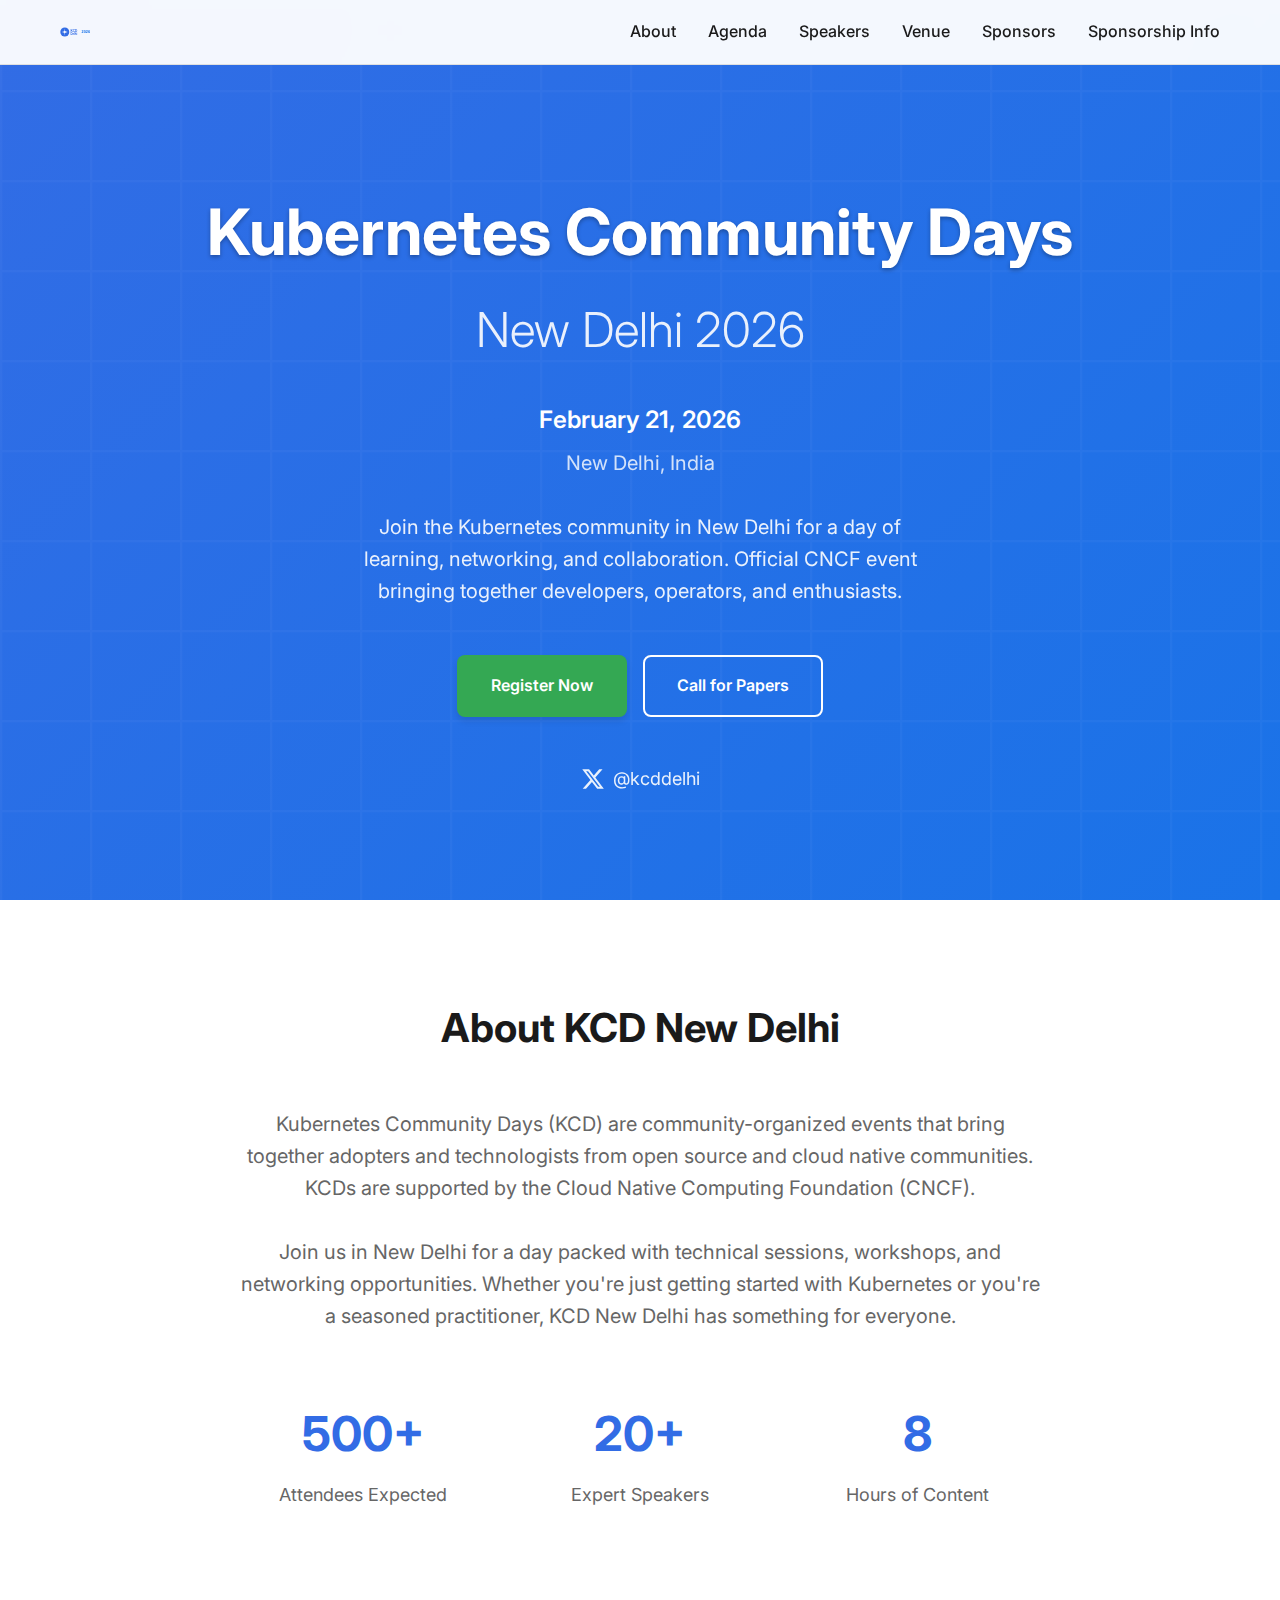
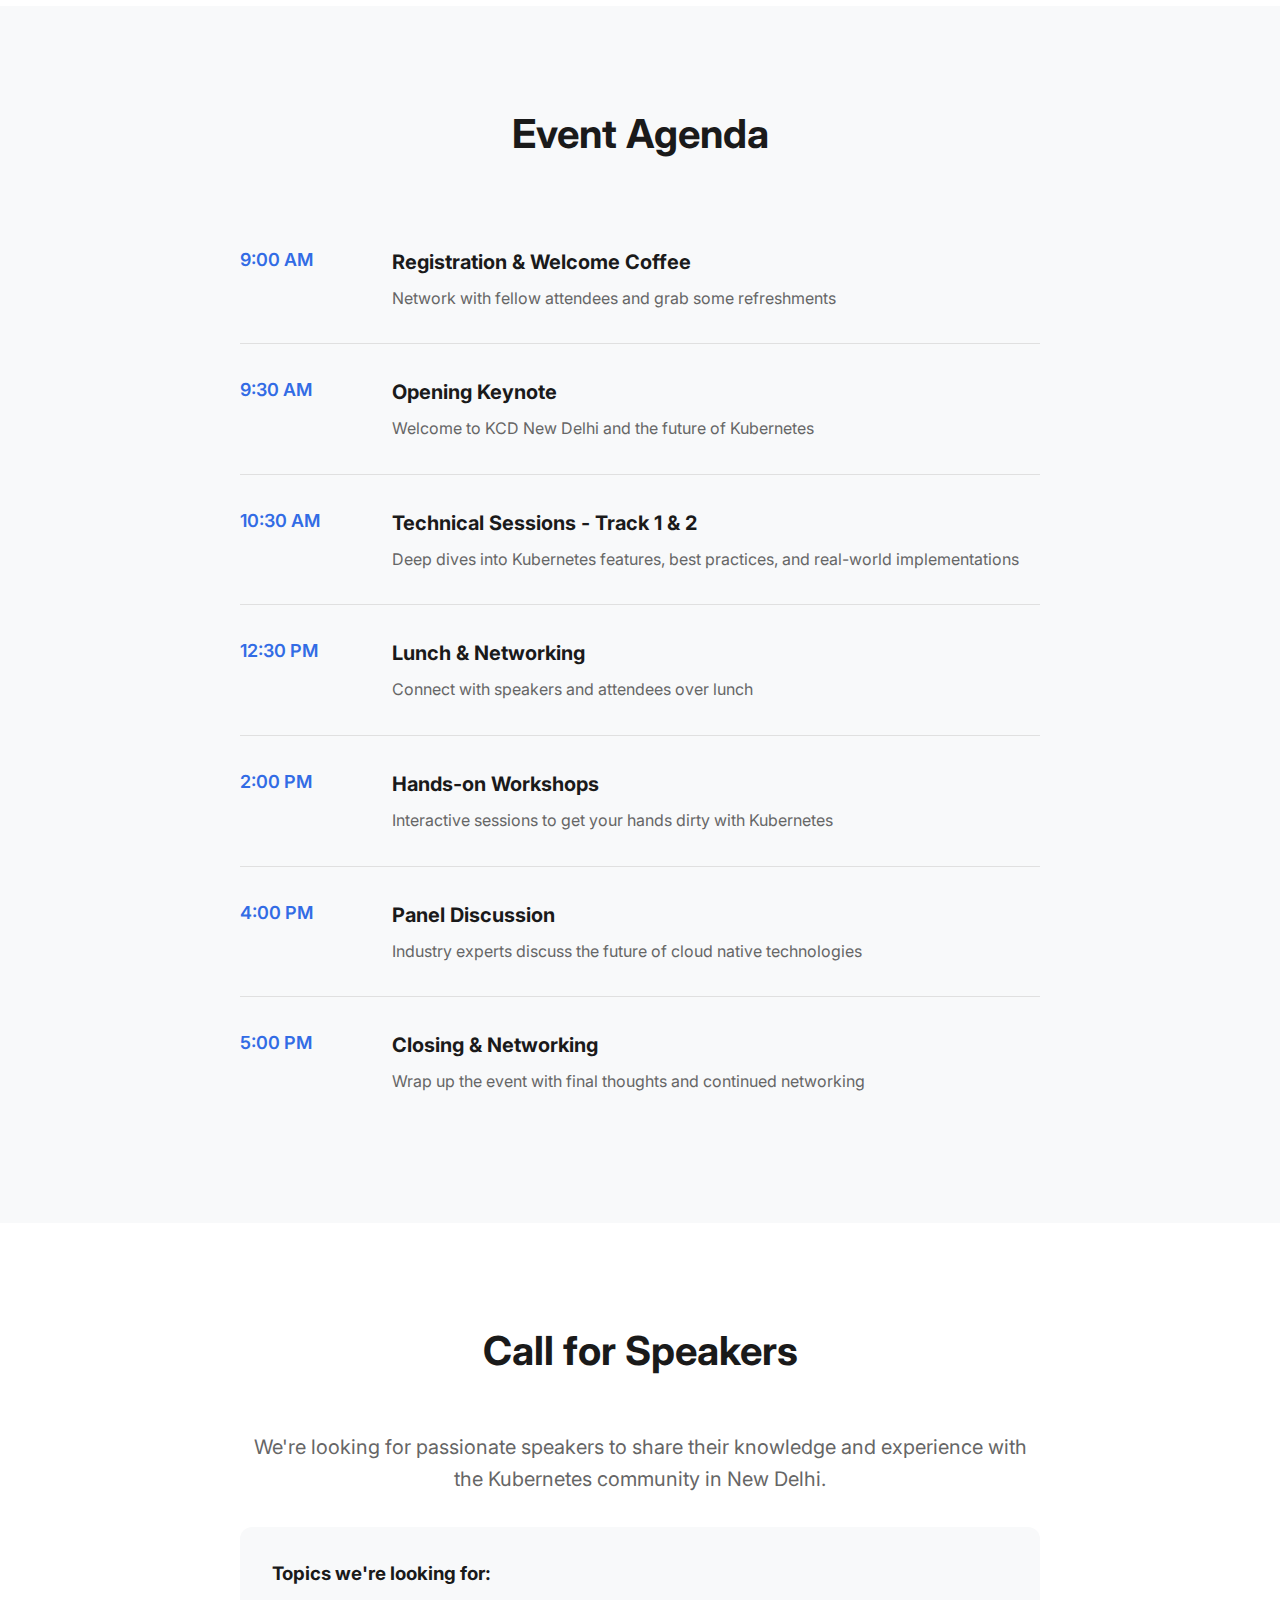
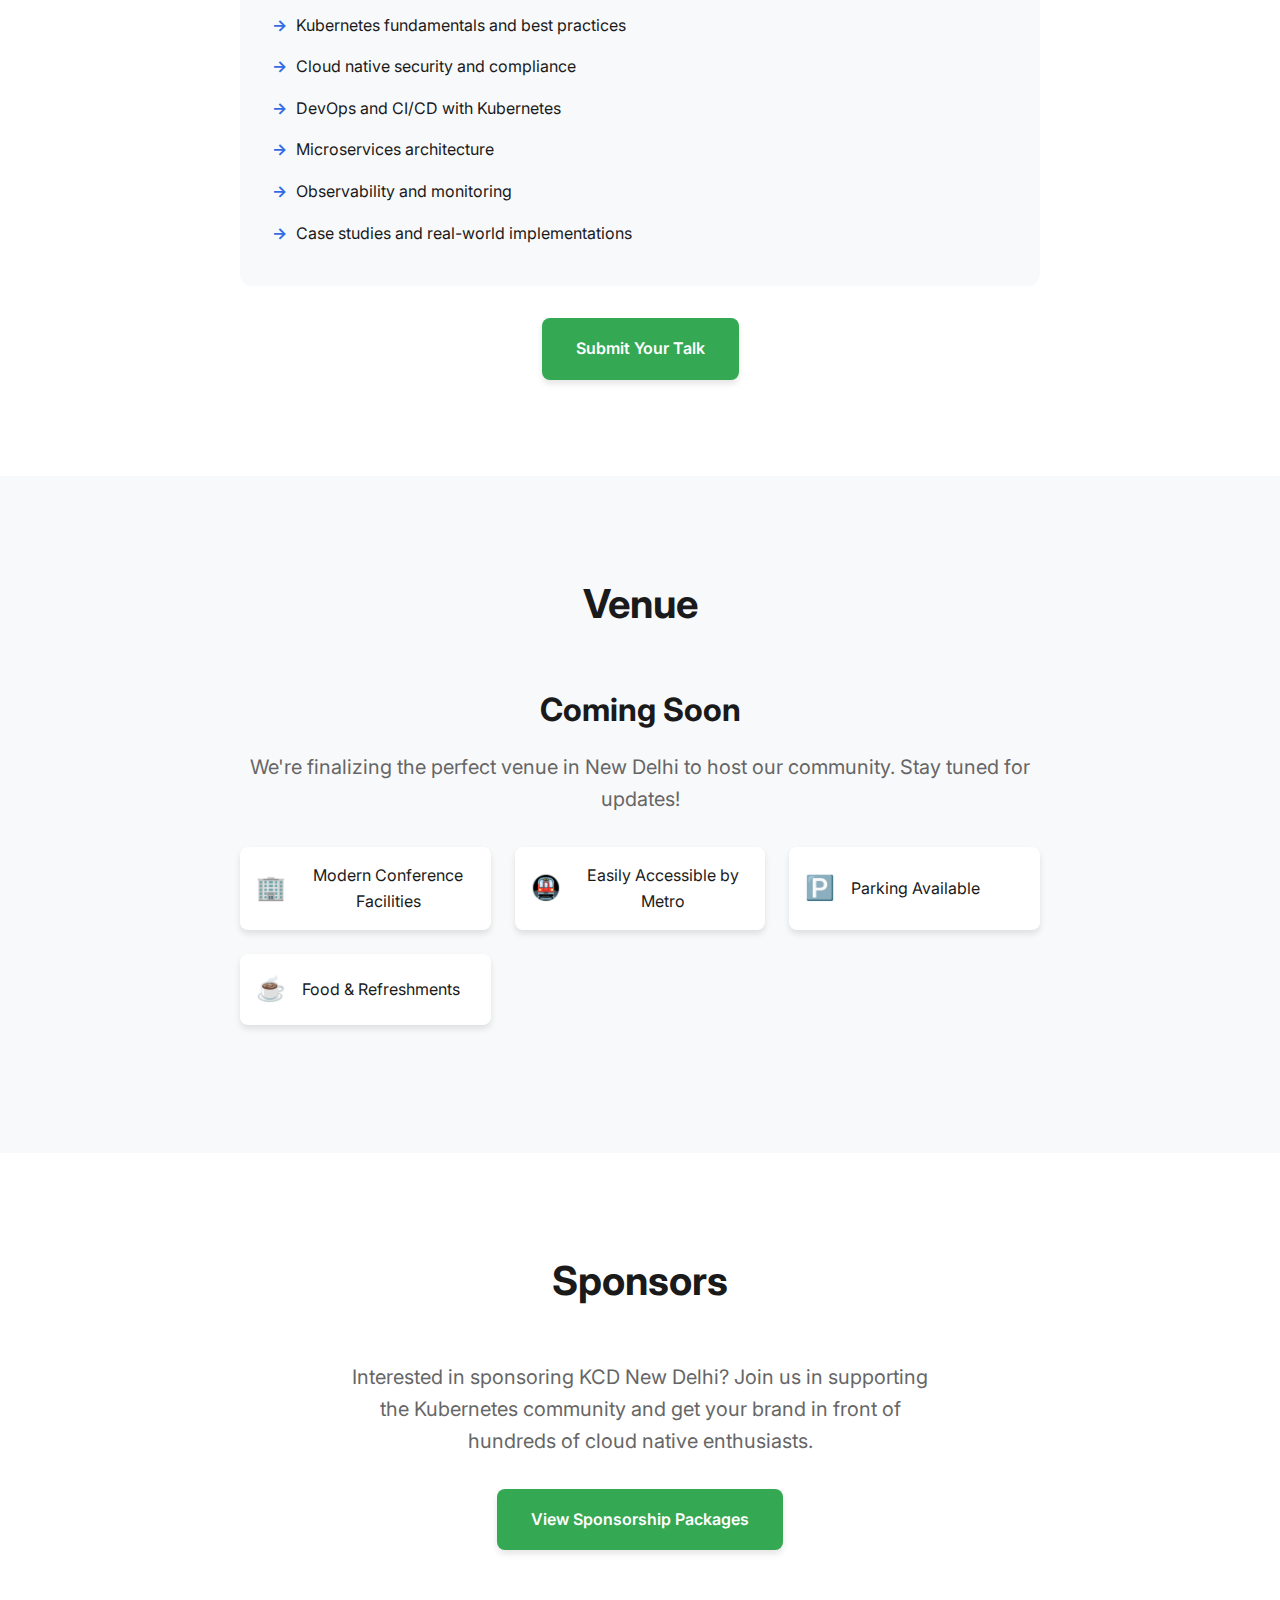
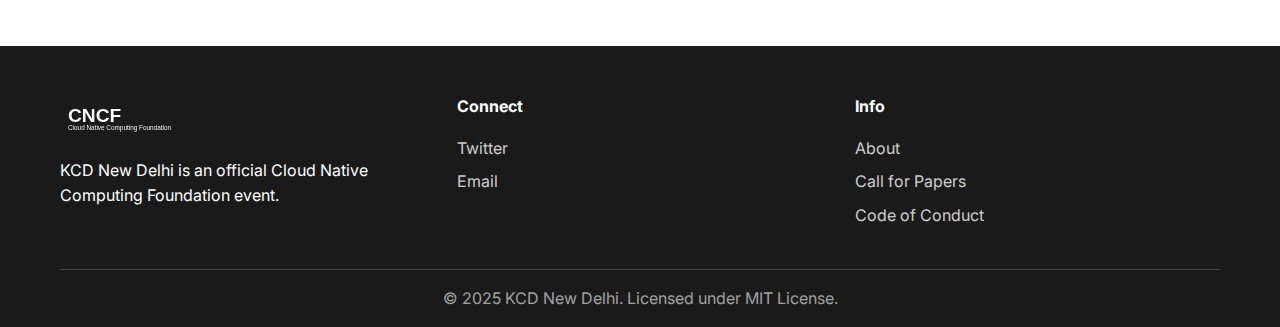
<file: index.html>
<!DOCTYPE html>
<html lang="en">
<head>
    <meta charset="UTF-8">
    <meta name="viewport" content="width=device-width, initial-scale=1.0">
    <title>KCD New Delhi 2026 - Kubernetes Community Days</title>
    <meta name="description" content="Join us for Kubernetes Community Days New Delhi on February 21, 2026. Official CNCF event bringing together the Kubernetes community.">
    <link rel="stylesheet" href="styles.css">
    <link rel="preconnect" href="https://fonts.googleapis.com">
    <link rel="preconnect" href="https://fonts.gstatic.com" crossorigin>
    <link href="https://fonts.googleapis.com/css2?family=Inter:wght@300;400;500;600;700&display=swap" rel="stylesheet">
    <script src="script.js" defer></script>
</head>
<body>
    <header class="hero">
        <nav class="nav">
            <div class="nav-container">
                <div class="nav-logo">
                    <img src="assets/kcd-delhi-logo.svg" alt="KCD Delhi 2026" class="k8s-logo">
                </div>
                <div class="nav-links">
                    <a href="#about">About</a>
                    <a href="#agenda">Agenda</a>
                    <a href="#speakers">Speakers</a>
                    <a href="#venue">Venue</a>
                    <a href="#sponsors">Sponsors</a>
                    <a href="sponsorship.html">Sponsorship Info</a>
                </div>
            </div>
        </nav>
        
        <div class="hero-content">
            <div class="hero-container">
                <h1 class="hero-title">Kubernetes Community Days</h1>
                <h2 class="hero-subtitle">New Delhi 2026</h2>
                <div class="hero-date">
                    <span class="date-text">February 21, 2026</span>
                    <span class="location-text">New Delhi, India</span>
                </div>
                <p class="hero-description">
                    Join the Kubernetes community in New Delhi for a day of learning, networking, and collaboration. 
                    Official CNCF event bringing together developers, operators, and enthusiasts.
                </p>
                <div class="hero-actions">
                    <a href="#register" class="btn btn-primary">Register Now</a>
                    <a href="https://sessionize.com/kcd-new-delhi" class="btn btn-secondary">Call for Papers</a>
                </div>
                <div class="hero-social">
                    <a href="https://x.com/kcddelhi" target="_blank" class="social-link">
                        <svg class="social-icon" viewBox="0 0 24 24" fill="currentColor">
                            <path d="M18.244 2.25h3.308l-7.227 8.26 8.502 11.24H16.17l-5.214-6.817L4.99 21.75H1.68l7.73-8.835L1.254 2.25H8.08l4.713 6.231zm-1.161 17.52h1.833L7.084 4.126H5.117z"/>
                        </svg>
                        @kcddelhi
                    </a>
                </div>
            </div>
        </div>
    </header>

    <section id="about" class="section">
        <div class="container">
            <h2 class="section-title">About KCD New Delhi</h2>
            <div class="about-content">
                <p>
                    Kubernetes Community Days (KCD) are community-organized events that bring together 
                    adopters and technologists from open source and cloud native communities. KCDs are 
                    supported by the Cloud Native Computing Foundation (CNCF).
                </p>
                <p>
                    Join us in New Delhi for a day packed with technical sessions, workshops, and 
                    networking opportunities. Whether you're just getting started with Kubernetes or 
                    you're a seasoned practitioner, KCD New Delhi has something for everyone.
                </p>
                <div class="stats">
                    <div class="stat">
                        <span class="stat-number">500+</span>
                        <span class="stat-label">Attendees Expected</span>
                    </div>
                    <div class="stat">
                        <span class="stat-number">20+</span>
                        <span class="stat-label">Expert Speakers</span>
                    </div>
                    <div class="stat">
                        <span class="stat-number">8</span>
                        <span class="stat-label">Hours of Content</span>
                    </div>
                </div>
            </div>
        </div>
    </section>

    <section id="agenda" class="section section-alt">
        <div class="container">
            <h2 class="section-title">Event Agenda</h2>
            <div class="agenda-container">
                <div class="agenda-item">
                    <div class="time">9:00 AM</div>
                    <div class="content">
                        <h3>Registration & Welcome Coffee</h3>
                        <p>Network with fellow attendees and grab some refreshments</p>
                    </div>
                </div>
                <div class="agenda-item">
                    <div class="time">9:30 AM</div>
                    <div class="content">
                        <h3>Opening Keynote</h3>
                        <p>Welcome to KCD New Delhi and the future of Kubernetes</p>
                    </div>
                </div>
                <div class="agenda-item">
                    <div class="time">10:30 AM</div>
                    <div class="content">
                        <h3>Technical Sessions - Track 1 & 2</h3>
                        <p>Deep dives into Kubernetes features, best practices, and real-world implementations</p>
                    </div>
                </div>
                <div class="agenda-item">
                    <div class="time">12:30 PM</div>
                    <div class="content">
                        <h3>Lunch & Networking</h3>
                        <p>Connect with speakers and attendees over lunch</p>
                    </div>
                </div>
                <div class="agenda-item">
                    <div class="time">2:00 PM</div>
                    <div class="content">
                        <h3>Hands-on Workshops</h3>
                        <p>Interactive sessions to get your hands dirty with Kubernetes</p>
                    </div>
                </div>
                <div class="agenda-item">
                    <div class="time">4:00 PM</div>
                    <div class="content">
                        <h3>Panel Discussion</h3>
                        <p>Industry experts discuss the future of cloud native technologies</p>
                    </div>
                </div>
                <div class="agenda-item">
                    <div class="time">5:00 PM</div>
                    <div class="content">
                        <h3>Closing & Networking</h3>
                        <p>Wrap up the event with final thoughts and continued networking</p>
                    </div>
                </div>
            </div>
        </div>
    </section>

    <section id="speakers" class="section">
        <div class="container">
            <h2 class="section-title">Call for Speakers</h2>
            <div class="cfp-content">
                <p>We're looking for passionate speakers to share their knowledge and experience with the Kubernetes community in New Delhi.</p>
                <div class="cfp-topics">
                    <h3>Topics we're looking for:</h3>
                    <ul>
                        <li>Kubernetes fundamentals and best practices</li>
                        <li>Cloud native security and compliance</li>
                        <li>DevOps and CI/CD with Kubernetes</li>
                        <li>Microservices architecture</li>
                        <li>Observability and monitoring</li>
                        <li>Case studies and real-world implementations</li>
                    </ul>
                </div>
                <a href="https://sessionize.com/kcd-new-delhi" class="btn btn-primary">Submit Your Talk</a>
            </div>
        </div>
    </section>

    <section id="venue" class="section section-alt">
        <div class="container">
            <h2 class="section-title">Venue</h2>
            <div class="venue-content">
                <div class="venue-info">
                    <h3>Coming Soon</h3>
                    <p>We're finalizing the perfect venue in New Delhi to host our community. Stay tuned for updates!</p>
                    <div class="venue-features">
                        <div class="feature">
                            <span class="feature-icon">🏢</span>
                            <span>Modern Conference Facilities</span>
                        </div>
                        <div class="feature">
                            <span class="feature-icon">🚇</span>
                            <span>Easily Accessible by Metro</span>
                        </div>
                        <div class="feature">
                            <span class="feature-icon">🅿️</span>
                            <span>Parking Available</span>
                        </div>
                        <div class="feature">
                            <span class="feature-icon">☕</span>
                            <span>Food & Refreshments</span>
                        </div>
                    </div>
                </div>
            </div>
        </div>
    </section>

    <section id="sponsors" class="section">
        <div class="container">
            <h2 class="section-title">Sponsors</h2>
            <div class="sponsor-content">
                <p>Interested in sponsoring KCD New Delhi? Join us in supporting the Kubernetes community and get your brand in front of hundreds of cloud native enthusiasts.</p>
                <a href="sponsorship.html" class="btn btn-primary">View Sponsorship Packages</a>
            </div>
        </div>
    </section>

    <footer class="footer">
        <div class="container">
            <div class="footer-content">
                <div class="footer-section">
                    <img src="assets/cncf-logo.svg" alt="CNCF" class="footer-logo">
                    <p>KCD New Delhi is an official Cloud Native Computing Foundation event.</p>
                </div>
                <div class="footer-section">
                    <h4>Connect</h4>
                    <a href="https://x.com/kcddelhi" target="_blank" class="footer-link">Twitter</a>
                    <a href="mailto:info@kcddelhi.com" class="footer-link">Email</a>
                </div>
                <div class="footer-section">
                    <h4>Info</h4>
                    <a href="#about" class="footer-link">About</a>
                    <a href="https://sessionize.com/kcd-new-delhi" class="footer-link">Call for Papers</a>
                    <a href="code-of-conduct.html" class="footer-link">Code of Conduct</a>
                </div>
            </div>
            <div class="footer-bottom">
                <p>&copy; 2025 KCD New Delhi. Licensed under MIT License.</p>
            </div>
        </div>
    </footer>
</body>
</html>
</file>
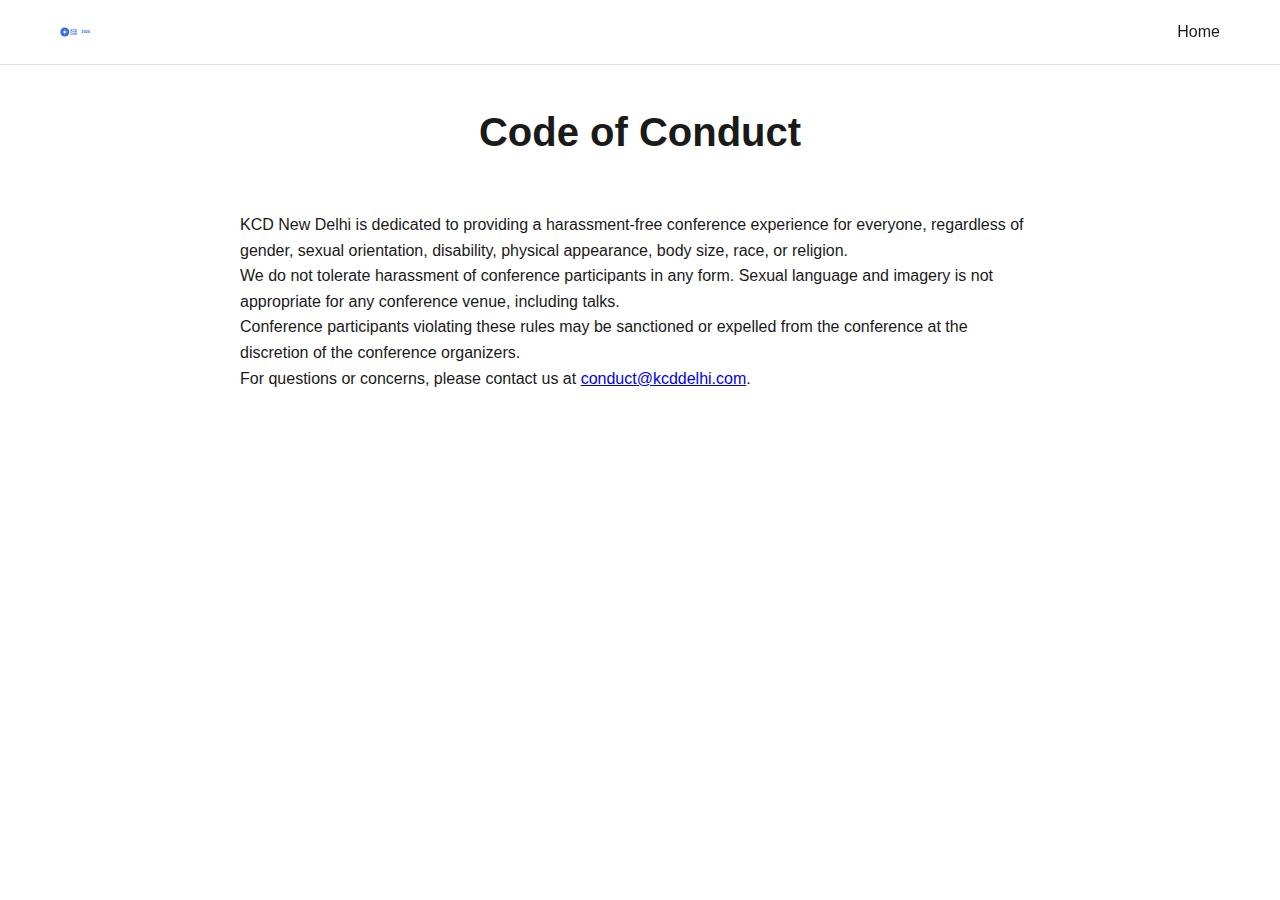
<file: code-of-conduct.html>
<!DOCTYPE html>
<html lang="en">
<head>
    <meta charset="UTF-8">
    <meta name="viewport" content="width=device-width, initial-scale=1.0">
    <title>Code of Conduct - KCD New Delhi 2026</title>
    <link rel="stylesheet" href="styles.css">
</head>
<body>
    <nav class="nav">
        <div class="nav-container">
            <div class="nav-logo">
                <img src="assets/kcd-delhi-logo.svg" alt="KCD Delhi 2026" class="k8s-logo">
            </div>
            <div class="nav-links">
                <a href="index.html">Home</a>
            </div>
        </div>
    </nav>

    <div style="padding-top: 100px;">
        <div class="container">
            <h1 class="section-title">Code of Conduct</h1>
            <div style="max-width: 800px; margin: 0 auto;">
                <p>KCD New Delhi is dedicated to providing a harassment-free conference experience for everyone, regardless of gender, sexual orientation, disability, physical appearance, body size, race, or religion.</p>
                
                <p>We do not tolerate harassment of conference participants in any form. Sexual language and imagery is not appropriate for any conference venue, including talks.</p>
                
                <p>Conference participants violating these rules may be sanctioned or expelled from the conference at the discretion of the conference organizers.</p>
                
                <p>For questions or concerns, please contact us at <a href="mailto:conduct@kcddelhi.com">conduct@kcddelhi.com</a>.</p>
            </div>
        </div>
    </div>
</body>
</html>
</file>
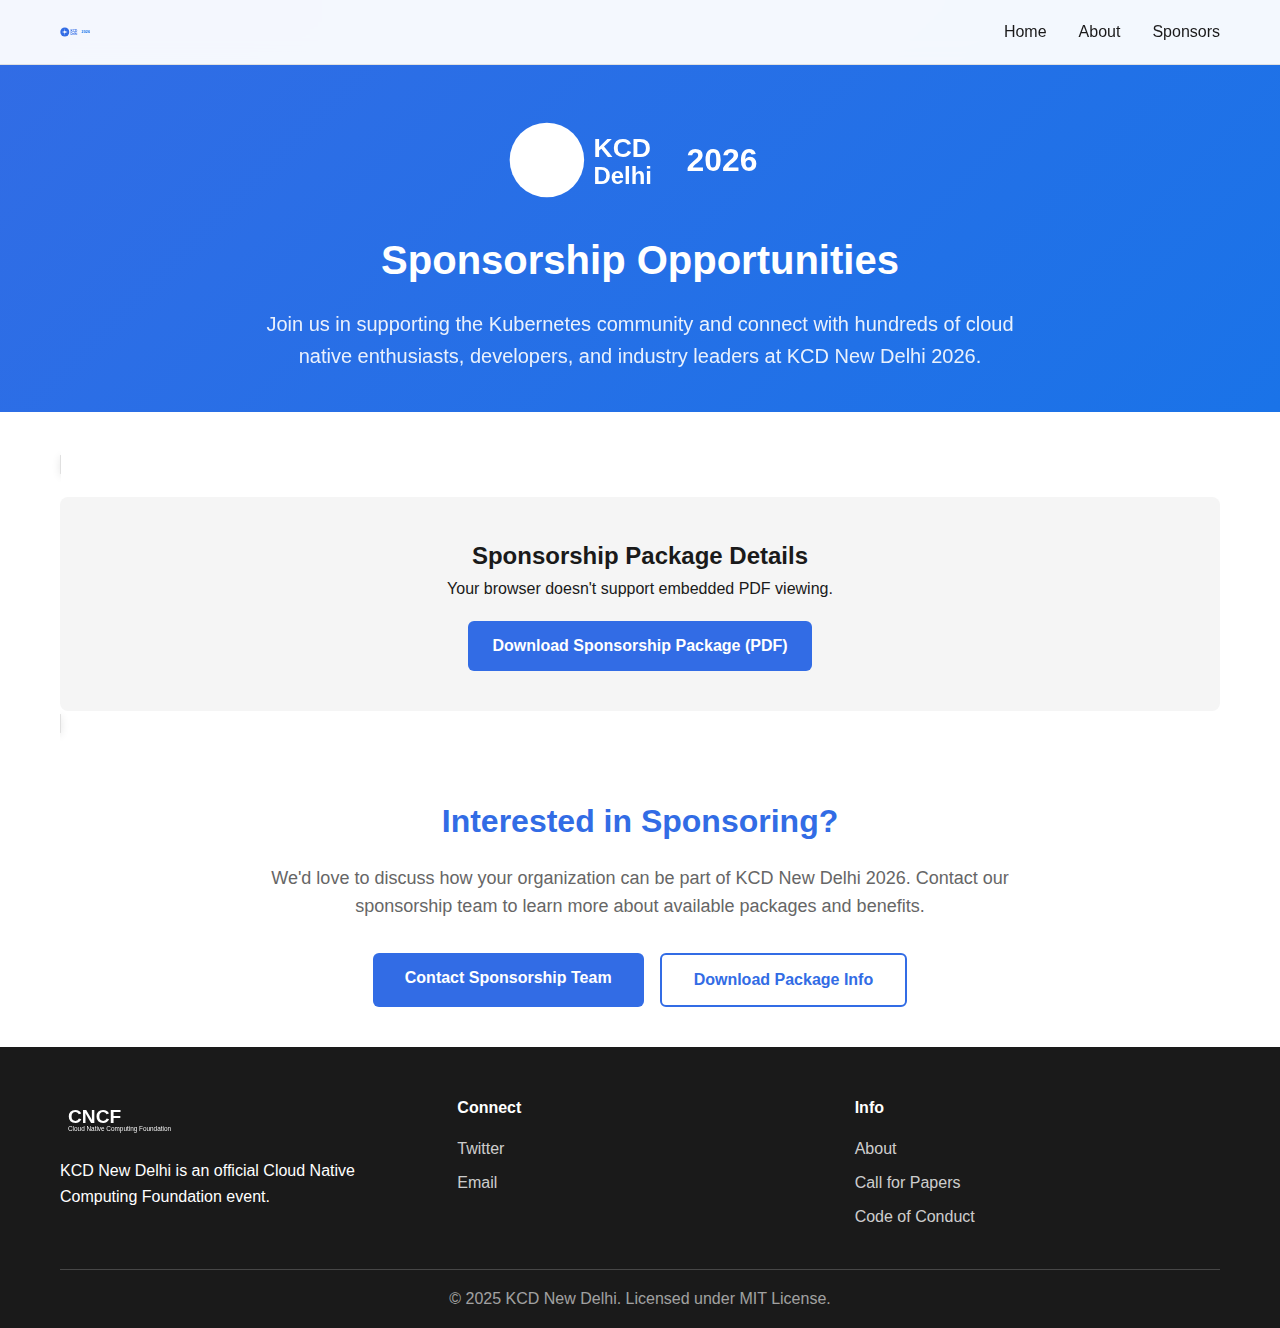
<file: sponsorship.html>
<!DOCTYPE html>
<html lang="en">
<head>
    <meta charset="UTF-8">
    <meta name="viewport" content="width=device-width, initial-scale=1.0">
    <title>Sponsorship - KCD New Delhi 2026</title>
    <link rel="stylesheet" href="styles.css">
    <style>
        .sponsorship-header {
            text-align: center;
            padding: 120px 20px 40px;
            background: linear-gradient(135deg, #326ce5 0%, #1a73e8 100%);
            color: white;
        }
        
        .sponsorship-logo {
            height: 80px;
            width: auto;
            margin-bottom: 20px;
            filter: brightness(0) invert(1);
        }
        
        .sponsorship-header h1 {
            font-size: 2.5rem;
            margin-bottom: 1rem;
        }
        
        .sponsorship-header p {
            font-size: 1.25rem;
            max-width: 800px;
            margin: 0 auto;
            opacity: 0.9;
        }
        
        .pdf-container {
            max-width: 1200px;
            margin: 40px auto;
            padding: 0 20px;
        }
        
        .pdf-viewer {
            width: 100%;
            height: 800px;
            border: 1px solid #e0e0e0;
            border-radius: 8px;
            box-shadow: 0 2px 8px rgba(0,0,0,0.1);
        }
        
        .pdf-fallback {
            text-align: center;
            padding: 40px;
            background: #f5f5f5;
            border-radius: 8px;
            margin-top: 20px;
        }
        
        .pdf-fallback a {
            display: inline-block;
            margin-top: 20px;
            padding: 12px 24px;
            background: #326ce5;
            color: white;
            text-decoration: none;
            border-radius: 6px;
            font-weight: 600;
            transition: background 0.3s ease;
        }
        
        .pdf-fallback a:hover {
            background: #1a73e8;
        }
        
        .contact-section {
            max-width: 800px;
            margin: 60px auto 40px;
            padding: 0 20px;
            text-align: center;
        }
        
        .contact-section h2 {
            font-size: 2rem;
            margin-bottom: 1rem;
            color: #326ce5;
        }
        
        .contact-section p {
            font-size: 1.125rem;
            margin-bottom: 2rem;
            color: #666;
        }
        
        .contact-buttons {
            display: flex;
            gap: 1rem;
            justify-content: center;
            flex-wrap: wrap;
        }
        
        .contact-btn {
            padding: 12px 32px;
            border-radius: 6px;
            text-decoration: none;
            font-weight: 600;
            transition: all 0.3s ease;
        }
        
        .contact-btn-primary {
            background: #326ce5;
            color: white;
        }
        
        .contact-btn-primary:hover {
            background: #1a73e8;
            transform: translateY(-2px);
        }
        
        .contact-btn-secondary {
            background: white;
            color: #326ce5;
            border: 2px solid #326ce5;
        }
        
        .contact-btn-secondary:hover {
            background: #f0f7ff;
        }
    </style>
</head>
<body>
    <nav class="nav">
        <div class="nav-container">
            <div class="nav-logo">
                <img src="assets/kcd-delhi-logo.svg" alt="KCD Delhi 2026" class="k8s-logo">
            </div>
            <div class="nav-links">
                <a href="index.html">Home</a>
                <a href="index.html#about">About</a>
                <a href="index.html#sponsors">Sponsors</a>
            </div>
        </div>
    </nav>

    <div class="sponsorship-header">
        <img src="assets/kcd-delhi-logo.svg" alt="KCD Delhi 2026" class="sponsorship-logo">
        <h1>Sponsorship Opportunities</h1>
        <p>Join us in supporting the Kubernetes community and connect with hundreds of cloud native enthusiasts, developers, and industry leaders at KCD New Delhi 2026.</p>
    </div>

    <div class="pdf-container">
        <object 
            data="KCD NEW Delhi 2025 SPONSORSHIP - Google Slides.pdf" 
            type="application/pdf" 
            class="pdf-viewer">
            <div class="pdf-fallback">
                <h2>Sponsorship Package Details</h2>
                <p>Your browser doesn't support embedded PDF viewing.</p>
                <a href="KCD NEW Delhi 2025 SPONSORSHIP - Google Slides.pdf" download>Download Sponsorship Package (PDF)</a>
            </div>
        </object>
    </div>

    <div class="contact-section">
        <h2>Interested in Sponsoring?</h2>
        <p>We'd love to discuss how your organization can be part of KCD New Delhi 2026. Contact our sponsorship team to learn more about available packages and benefits.</p>
        <div class="contact-buttons">
            <a href="mailto:sponsors@kcddelhi.com" class="contact-btn contact-btn-primary">Contact Sponsorship Team</a>
            <a href="KCD NEW Delhi 2025 SPONSORSHIP - Google Slides.pdf" download class="contact-btn contact-btn-secondary">Download Package Info</a>
        </div>
    </div>

    <footer class="footer">
        <div class="container">
            <div class="footer-content">
                <div class="footer-section">
                    <img src="assets/cncf-logo.svg" alt="CNCF" class="footer-logo">
                    <p>KCD New Delhi is an official Cloud Native Computing Foundation event.</p>
                </div>
                <div class="footer-section">
                    <h4>Connect</h4>
                    <a href="https://x.com/kcddelhi" target="_blank" class="footer-link">Twitter</a>
                    <a href="mailto:info@kcddelhi.com" class="footer-link">Email</a>
                </div>
                <div class="footer-section">
                    <h4>Info</h4>
                    <a href="index.html#about" class="footer-link">About</a>
                    <a href="index.html#cfp" class="footer-link">Call for Papers</a>
                    <a href="code-of-conduct.html" class="footer-link">Code of Conduct</a>
                </div>
            </div>
            <div class="footer-bottom">
                <p>&copy; 2025 KCD New Delhi. Licensed under MIT License.</p>
            </div>
        </div>
    </footer>
</body>
</html>
</file>
<file: styles.css>
:root {
  --primary-color: #326ce5;
  --secondary-color: #1a73e8;
  --accent-color: #34a853;
  --text-primary: #1a1a1a;
  --text-secondary: #666666;
  --text-light: #ffffff;
  --bg-primary: #ffffff;
  --bg-secondary: #f8f9fa;
  --bg-dark: #1a1a1a;
  --border-color: #e0e0e0;
  --shadow: 0 4px 6px rgba(0, 0, 0, 0.1);
  --shadow-lg: 0 10px 25px rgba(0, 0, 0, 0.15);
}

* {
  margin: 0;
  padding: 0;
  box-sizing: border-box;
}

body {
  font-family: 'Inter', -apple-system, BlinkMacSystemFont, 'Segoe UI', Roboto, sans-serif;
  line-height: 1.6;
  color: var(--text-primary);
}

.container {
  max-width: 1200px;
  margin: 0 auto;
  padding: 0 20px;
}

/* Navigation */
.nav {
  position: fixed;
  top: 0;
  left: 0;
  right: 0;
  background: rgba(255, 255, 255, 0.95);
  backdrop-filter: blur(10px);
  z-index: 1000;
  padding: 1rem 0;
  border-bottom: 1px solid var(--border-color);
}

.nav-container {
  max-width: 1200px;
  margin: 0 auto;
  padding: 0 20px;
  display: flex;
  justify-content: space-between;
  align-items: center;
}

.nav-logo {
  display: flex;
  align-items: center;
  gap: 10px;
}

.k8s-logo {
  height: 32px;
  width: 32px;
}

.nav-title {
  font-weight: 600;
  font-size: 1.25rem;
  color: var(--primary-color);
}

.nav-links {
  display: flex;
  gap: 2rem;
}

.nav-links a {
  text-decoration: none;
  color: var(--text-primary);
  font-weight: 500;
  transition: color 0.3s ease;
}

.nav-links a:hover {
  color: var(--primary-color);
}

/* Hero Section */
.hero {
  background: linear-gradient(135deg, #326ce5 0%, #1a73e8 100%);
  color: var(--text-light);
  min-height: 100vh;
  display: flex;
  flex-direction: column;
  position: relative;
  overflow: hidden;
}

.hero::before {
  content: '';
  position: absolute;
  top: 0;
  left: 0;
  right: 0;
  bottom: 0;
  background: url('data:image/svg+xml,<svg xmlns="http://www.w3.org/2000/svg" viewBox="0 0 100 100"><defs><pattern id="grid" width="10" height="10" patternUnits="userSpaceOnUse"><path d="M 10 0 L 0 0 0 10" fill="none" stroke="rgba(255,255,255,0.1)" stroke-width="0.5"/></pattern></defs><rect width="100" height="100" fill="url(%23grid)"/></svg>');
  opacity: 0.3;
}

.hero-content {
  flex: 1;
  display: flex;
  align-items: center;
  padding-top: 80px;
  position: relative;
  z-index: 1;
}

.hero-container {
  max-width: 1200px;
  margin: 0 auto;
  padding: 0 20px;
  text-align: center;
}

.hero-title {
  font-size: clamp(2.5rem, 5vw, 4rem);
  font-weight: 700;
  margin-bottom: 0.5rem;
  text-shadow: 0 2px 4px rgba(0, 0, 0, 0.3);
}

.hero-subtitle {
  font-size: clamp(2rem, 4vw, 3rem);
  font-weight: 300;
  margin-bottom: 2rem;
  opacity: 0.9;
}

.hero-date {
  margin-bottom: 2rem;
}

.date-text {
  display: block;
  font-size: 1.5rem;
  font-weight: 600;
  margin-bottom: 0.5rem;
}

.location-text {
  display: block;
  font-size: 1.25rem;
  opacity: 0.8;
}

.hero-description {
  font-size: 1.25rem;
  max-width: 600px;
  margin: 0 auto 3rem auto;
  opacity: 0.9;
}

.hero-actions {
  display: flex;
  gap: 1rem;
  justify-content: center;
  margin-bottom: 3rem;
  flex-wrap: wrap;
}

.btn {
  display: inline-block;
  padding: 1rem 2rem;
  border-radius: 8px;
  text-decoration: none;
  font-weight: 600;
  text-align: center;
  transition: all 0.3s ease;
  border: 2px solid transparent;
  cursor: pointer;
}

.btn-primary {
  background: var(--accent-color);
  color: var(--text-light);
  box-shadow: var(--shadow);
}

.btn-primary:hover {
  background: #2d8f47;
  transform: translateY(-2px);
  box-shadow: var(--shadow-lg);
}

.btn-secondary {
  background: transparent;
  color: var(--text-light);
  border-color: var(--text-light);
}

.btn-secondary:hover {
  background: var(--text-light);
  color: var(--primary-color);
}

.hero-social {
  margin-top: 2rem;
}

.social-link {
  display: inline-flex;
  align-items: center;
  gap: 0.5rem;
  color: var(--text-light);
  text-decoration: none;
  font-size: 1.125rem;
  opacity: 0.9;
  transition: opacity 0.3s ease;
}

.social-link:hover {
  opacity: 1;
}

.social-icon {
  width: 24px;
  height: 24px;
}

/* Sections */
.section {
  padding: 6rem 0;
}

.section-alt {
  background: var(--bg-secondary);
}

.section-title {
  font-size: 2.5rem;
  font-weight: 700;
  text-align: center;
  margin-bottom: 3rem;
  color: var(--text-primary);
}

/* About Section */
.about-content {
  max-width: 800px;
  margin: 0 auto;
  text-align: center;
}

.about-content p {
  font-size: 1.25rem;
  margin-bottom: 2rem;
  color: var(--text-secondary);
}

.stats {
  display: grid;
  grid-template-columns: repeat(auto-fit, minmax(200px, 1fr));
  gap: 2rem;
  margin-top: 4rem;
}

.stat {
  text-align: center;
}

.stat-number {
  display: block;
  font-size: 3rem;
  font-weight: 700;
  color: var(--primary-color);
  margin-bottom: 0.5rem;
}

.stat-label {
  font-size: 1.125rem;
  color: var(--text-secondary);
}

/* Agenda Section */
.agenda-container {
  max-width: 800px;
  margin: 0 auto;
}

.agenda-item {
  display: flex;
  gap: 2rem;
  padding: 2rem 0;
  border-bottom: 1px solid var(--border-color);
}

.agenda-item:last-child {
  border-bottom: none;
}

.time {
  flex-shrink: 0;
  font-weight: 600;
  color: var(--primary-color);
  font-size: 1.125rem;
  width: 120px;
}

.content h3 {
  font-size: 1.25rem;
  margin-bottom: 0.5rem;
  color: var(--text-primary);
}

.content p {
  color: var(--text-secondary);
}

/* Call for Papers Section */
.cfp-content {
  max-width: 800px;
  margin: 0 auto;
  text-align: center;
}

.cfp-content p {
  font-size: 1.25rem;
  margin-bottom: 2rem;
  color: var(--text-secondary);
}

.cfp-topics {
  background: var(--bg-secondary);
  padding: 2rem;
  border-radius: 12px;
  margin: 2rem 0;
  text-align: left;
}

.cfp-topics h3 {
  margin-bottom: 1rem;
  color: var(--text-primary);
}

.cfp-topics ul {
  list-style: none;
  padding: 0;
}

.cfp-topics li {
  padding: 0.5rem 0;
  position: relative;
  padding-left: 1.5rem;
}

.cfp-topics li::before {
  content: '→';
  position: absolute;
  left: 0;
  color: var(--primary-color);
  font-weight: bold;
}

/* Venue Section */
.venue-content {
  max-width: 800px;
  margin: 0 auto;
  text-align: center;
}

.venue-info h3 {
  font-size: 2rem;
  margin-bottom: 1rem;
  color: var(--text-primary);
}

.venue-info p {
  font-size: 1.25rem;
  margin-bottom: 2rem;
  color: var(--text-secondary);
}

.venue-features {
  display: grid;
  grid-template-columns: repeat(auto-fit, minmax(250px, 1fr));
  gap: 1.5rem;
  margin: 2rem 0;
}

.feature {
  display: flex;
  align-items: center;
  gap: 1rem;
  padding: 1rem;
  background: var(--bg-primary);
  border-radius: 8px;
  box-shadow: var(--shadow);
}

.feature-icon {
  font-size: 1.5rem;
}

/* Sponsors Section */
.sponsor-content {
  max-width: 600px;
  margin: 0 auto;
  text-align: center;
}

.sponsor-content p {
  font-size: 1.25rem;
  margin-bottom: 2rem;
  color: var(--text-secondary);
}

/* Footer */
.footer {
  background: var(--bg-dark);
  color: var(--text-light);
  padding: 3rem 0 1rem;
}

.footer-content {
  display: grid;
  grid-template-columns: repeat(auto-fit, minmax(250px, 1fr));
  gap: 2rem;
  margin-bottom: 2rem;
}

.footer-section h4 {
  margin-bottom: 1rem;
  color: var(--text-light);
}

.footer-logo {
  height: 40px;
  margin-bottom: 1rem;
  filter: brightness(0) invert(1);
}

.footer-link {
  display: block;
  color: rgba(255, 255, 255, 0.8);
  text-decoration: none;
  margin-bottom: 0.5rem;
  transition: color 0.3s ease;
}

.footer-link:hover {
  color: var(--text-light);
}

.footer-bottom {
  border-top: 1px solid rgba(255, 255, 255, 0.2);
  padding-top: 1rem;
  text-align: center;
  color: rgba(255, 255, 255, 0.6);
}

/* Responsive Design */
@media (max-width: 768px) {
  .nav-links {
    display: none;
  }
  
  .hero-actions {
    flex-direction: column;
    align-items: center;
  }
  
  .btn {
    width: 100%;
    max-width: 300px;
  }
  
  .agenda-item {
    flex-direction: column;
    gap: 1rem;
  }
  
  .time {
    width: auto;
  }
  
  .venue-features {
    grid-template-columns: 1fr;
  }
}

@media (max-width: 480px) {
  .container {
    padding: 0 15px;
  }
  
  .nav-container {
    padding: 0 15px;
  }
  
  .hero-container {
    padding: 0 15px;
  }
  
  .section {
    padding: 4rem 0;
  }
}

/* Smooth scrolling */
html {
  scroll-behavior: smooth;
}
</file>
